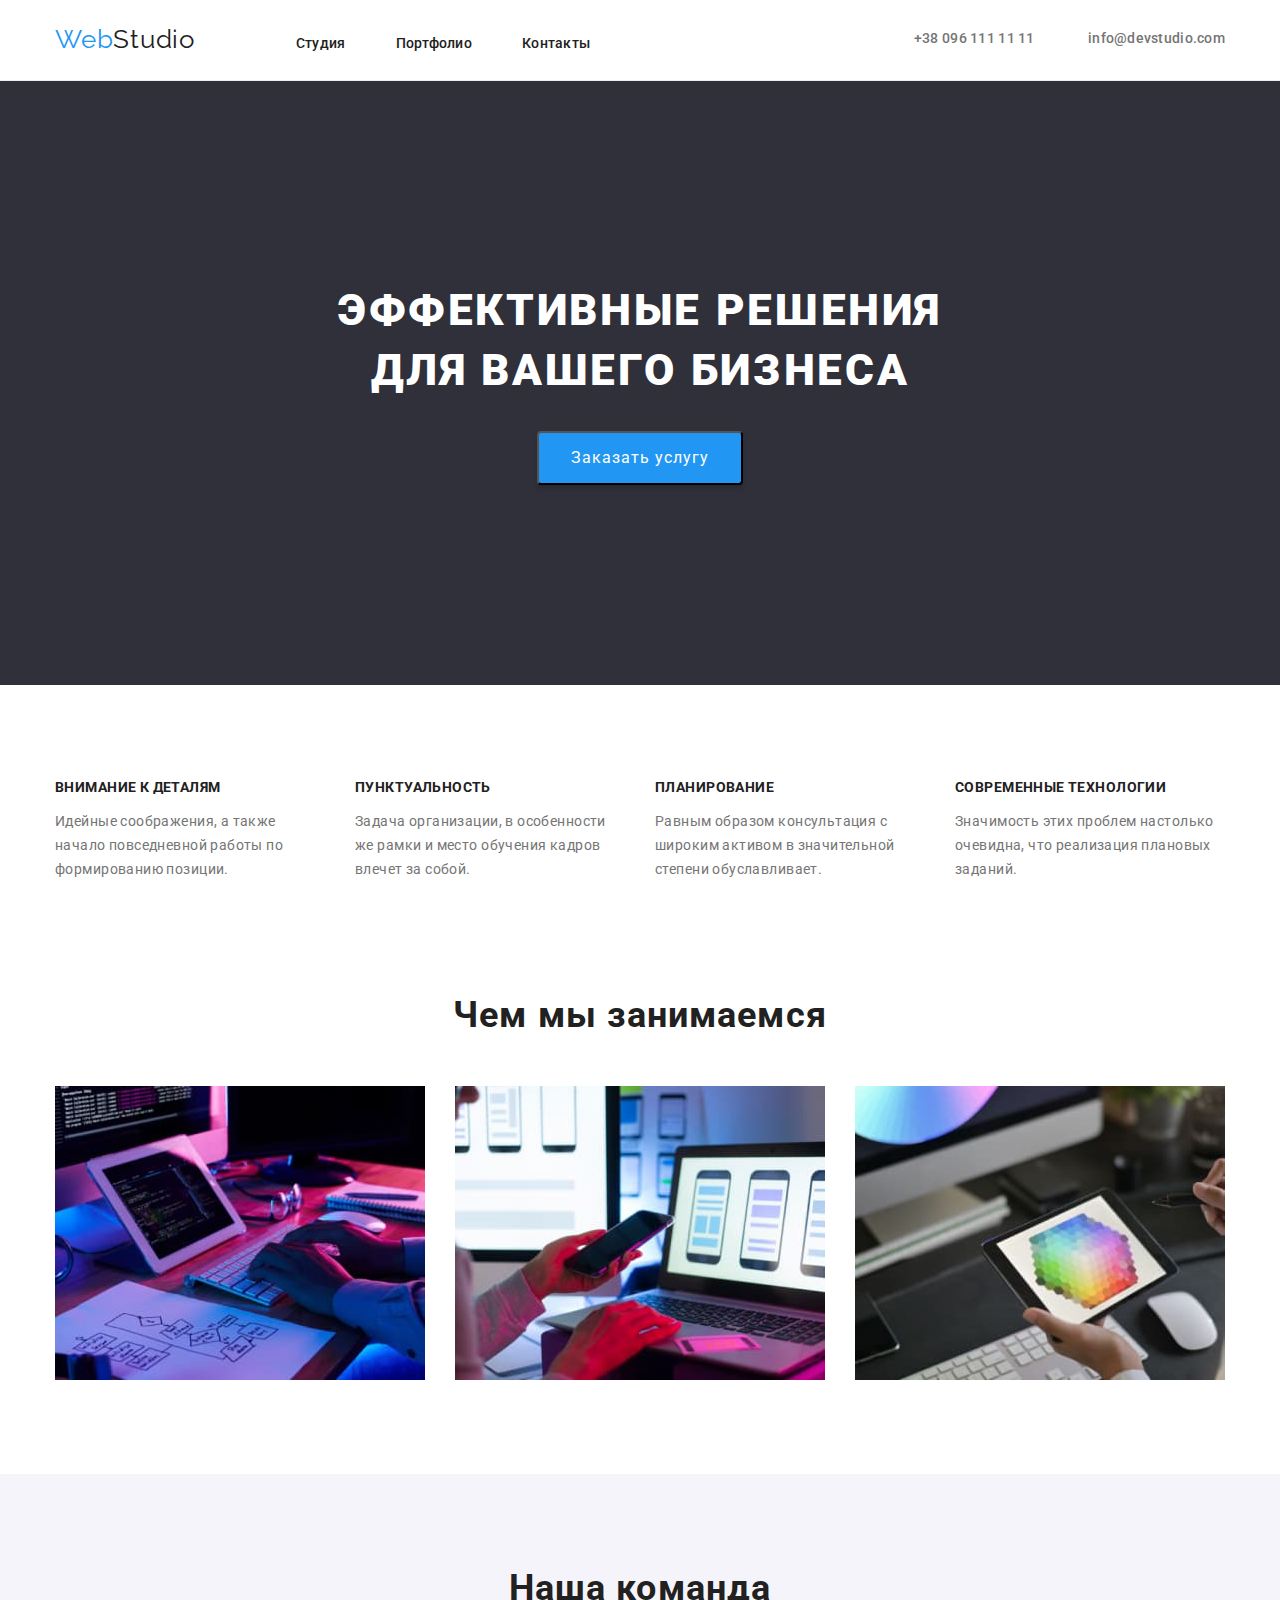
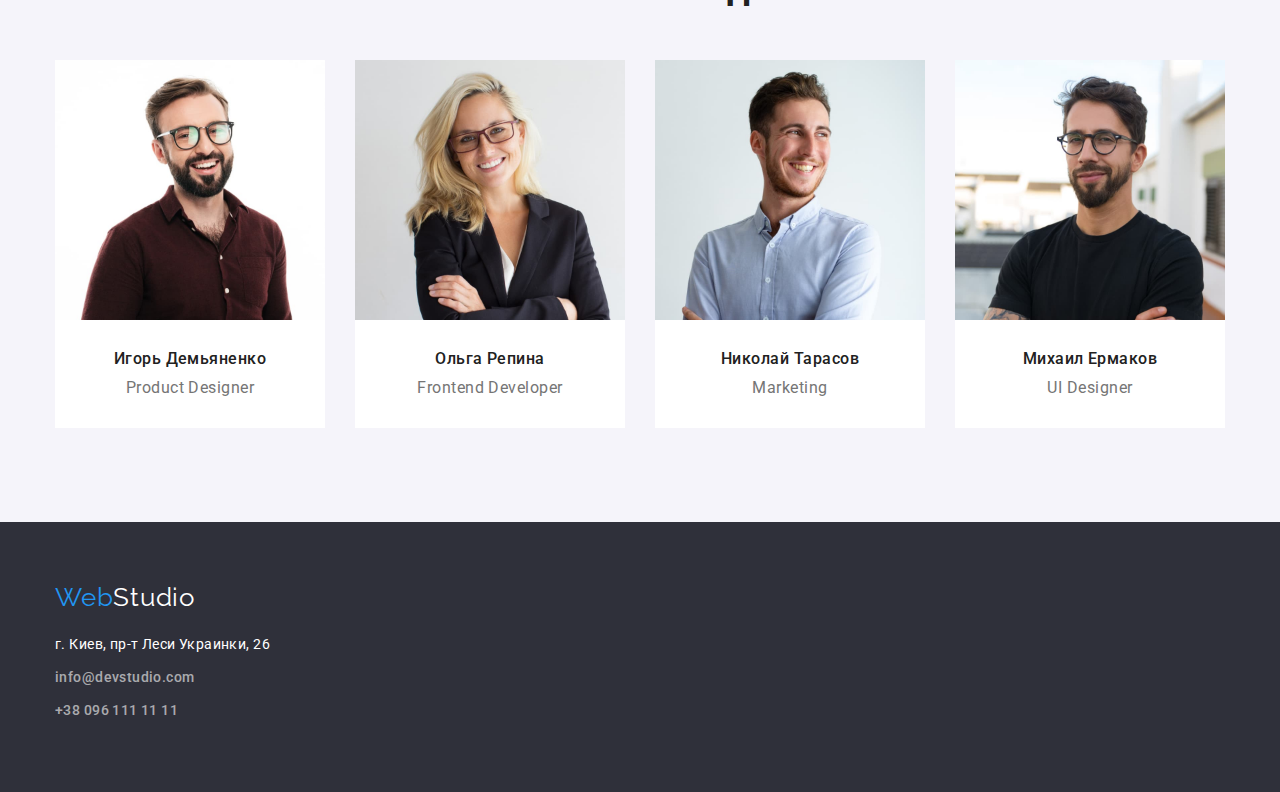
<file: index.html>
<!DOCTYPE html>
<html lang="ru">
  <head>
    <meta charset="UTF-8" />
    <meta http-equiv="X-UA-Compatible" content="IE=edge" />
    <meta name="viewport" content="width=device-width, initial-scale=1.0" />
    <title>WebStudio</title>
    <link
      rel="stylesheet"
      href="https://cdnjs.cloudflare.com/ajax/libs/modern-normalize/1.0.0/modern-normalize.min.css"
    />
    <link rel="preconnect" href="https://fonts.gstatic.com" />
    <link
      href="https://fonts.googleapis.com/css2?family=Raleway:wght@700&family=Roboto:wght@400;500;700;900&display=swap"
      rel="stylesheet"
    />
    <link rel="stylesheet" href="./css/styles.css" />
  </head>

  <body>
    <!--Верхняя линия страницы-->
    <header class="page-header">
      <div class="container">
        <nav class="nav">
          <a href="index.html" class="logo">
            <span class="logo-color">Web</span>Studio
          </a>
          <ul class="site-nav list">
            <li class="link-nav"><a class="link" href="">Студия</a></li>
            <li class="link-nav">
              <a class="link" href="./portfolio.html">Портфолио</a>
            </li>
            <li class="link-nav"><a class="link" href="">Контакты</a></li>
          </ul>
        </nav>
        <ul class="auth-nav list">
          <li class="link-auth">
            <a class="link" href="tel:+380961111111">+38 096 111 11 11</a>
          </li>
          <li class="link-auth">
            <a class="link" href="mailto:info@devstudio.com"
              >info@devstudio.com</a
            >
          </li>
        </ul>
      </div>
    </header>
    <main>
      <!--Шапка страницы-->
      <section class="section hero">
        <div class="container hero-content">
          <h1 class="hero-title">ЭФФЕКТИВНЫЕ РЕШЕНИЯ ДЛЯ ВАШЕГО БИЗНЕСА</h1>
          <button type="button" class="hero-btn button">Заказать услугу</button>
        </div>
      </section>

      <section class="section feutures">
        <div class="container">
          <!-- Заголовок в этой секция добавлен для понимания, при оформлении его не будет-->
          <h2 class="feutures-title">Наши особенности</h2>
          <ul class="list feutures-list">
            <li class="feutures-item">
              <h3 class="section-title">ВНИМАНИЕ К ДЕТАЛЯМ</h3>
              <p class="section-text">
                Идейные соображения, а также начало повседневной работы по
                формированию позиции.
              </p>
            </li>
            <li class="feutures-item">
              <h3 class="section-title">ПУНКТУАЛЬНОСТЬ</h3>
              <p class="section-text">
                Задача организации, в особенности же рамки и место обучения
                кадров влечет за собой.
              </p>
            </li>
            <li class="feutures-item">
              <h3 class="section-title">ПЛАНИРОВАНИЕ</h3>
              <p class="section-text">
                Равным образом консультация с широким активом в значительной
                степени обуславливает.
              </p>
            </li>
            <li class="feutures-item">
              <h3 class="section-title">СОВРЕМЕННЫЕ ТЕХНОЛОГИИ</h3>
              <p class="section-text">
                Значимость этих проблем настолько очевидна, что реализация
                плановых заданий.
              </p>
            </li>
          </ul>
        </div>
      </section>
      <!--Чем занимается студия-->
      <section class="section work">
        <div class="container">
          <h2 class="work-title">Чем мы занимаемся</h2>
          <ul class="list work-list">
            <li class="work-img">
              <img
                src="./images/boxes/box1.jpg"
                width="370"
                alt="Набор текста на клавиатуре"
              />
            </li>
            <li class="work-img">
              <img
                src="./images/boxes/box2.jpg"
                width="370"
                alt="Телефон в руках"
              />
            </li>
            <li class="work-img">
              <img
                src="./images/boxes/box3.jpg"
                width="370"
                alt="Планшет в руках"
              />
            </li>
          </ul>
        </div>
      </section>
      <section class="section team">
        <div class="container">
          <!--Команда-->
          <h2 class="team-section">Наша команда</h2>
          <ul class="team-list list">
            <li class="team-img">
              <img
                src="./images/team/ProductDesigner.jpg"
                width="270"
                alt="Игорь Демьяненко"
              />
              <div class="team-name">
                <h3 class="team-title">Игорь Демьяненко</h3>
                <p lang="en" class="team-text">Product Designer</p>
              </div>
            </li>
            <li class="team-img">
              <img
                src="./images/team/FrontendDeveloper.jpg"
                width="270"
                alt="Ольга Репина"
              />
              <div class="team-name">
                <h3 class="team-title">Ольга Репина</h3>
                <p lang="en" class="team-text">Frontend Developer</p>
              </div>
            </li>
            <li class="team-img">
              <img
                src="./images/team/Marketing.jpg"
                width="270"
                alt="Николай Тарасов"
              />
              <div class="team-name">
                <h3 class="team-title">Николай Тарасов</h3>
                <p lang="en" class="team-text">Marketing</p>
              </div>
            </li>
            <li class="team-img">
              <img
                src="./images/team/UIDesigner.jpg"
                width="270"
                alt="Михаил Ермаков"
              />
              <div class="team-name">
                <h3 class="team-title">Михаил Ермаков</h3>
                <p lang="en" class="team-text">UI Designer</p>
              </div>
            </li>
          </ul>
        </div>
      </section>
    </main>
    <!--Футер-->
    <footer class="section footer">
      <div class="container footer-contacts">
        <a href="./index.html" class="logo"
          ><span class="logo-color">Web</span>Studio
        </a>
        <address class="address">
          г. Киев, пр-т Леси Украинки, 26 <br />
          <ul class="auth-nav list">
            <li>
              <a class="link" href="mailto:info@devstudio.com"
                >info@devstudio.com</a
              >
            </li>
            <li>
              <a class="link" href="tel:+380961111111">+38 096 111 11 11</a>
            </li>
          </ul>
        </address>
      </div>
    </footer>
  </body>
</html>
</file>
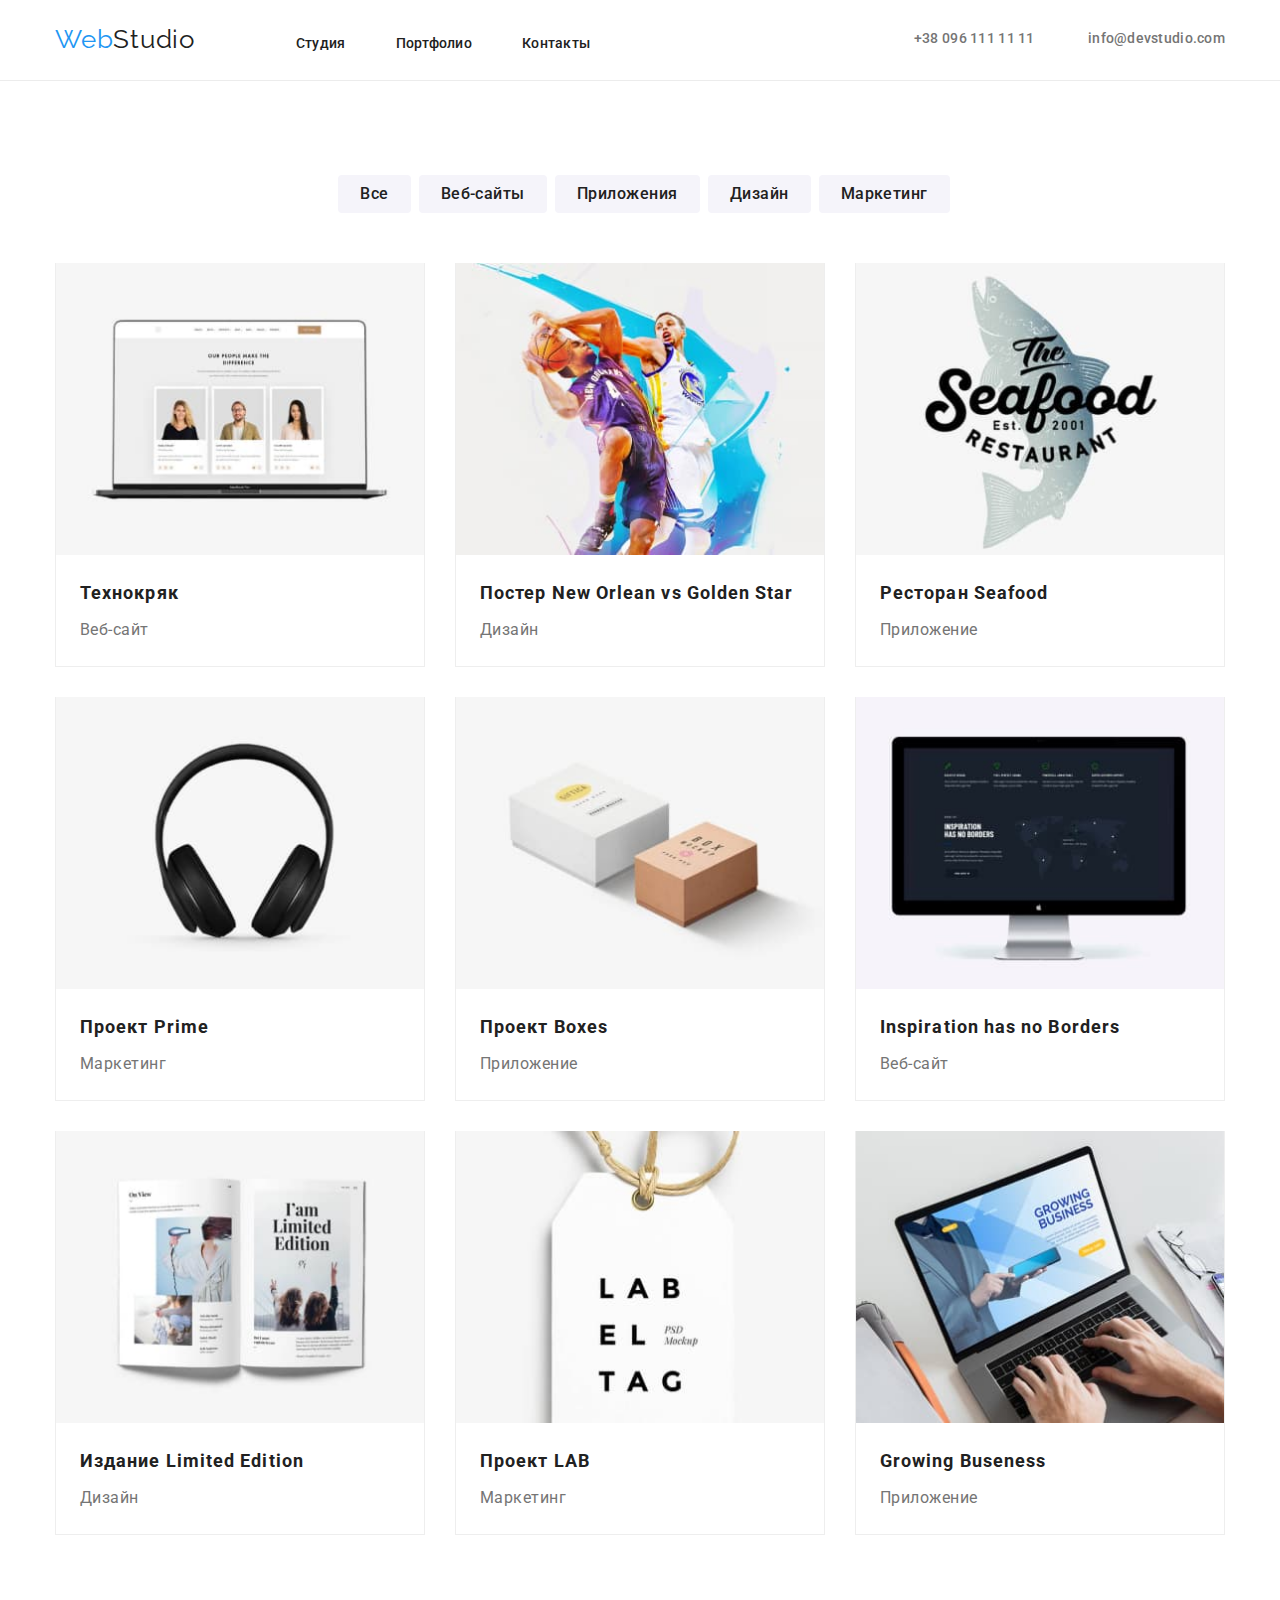
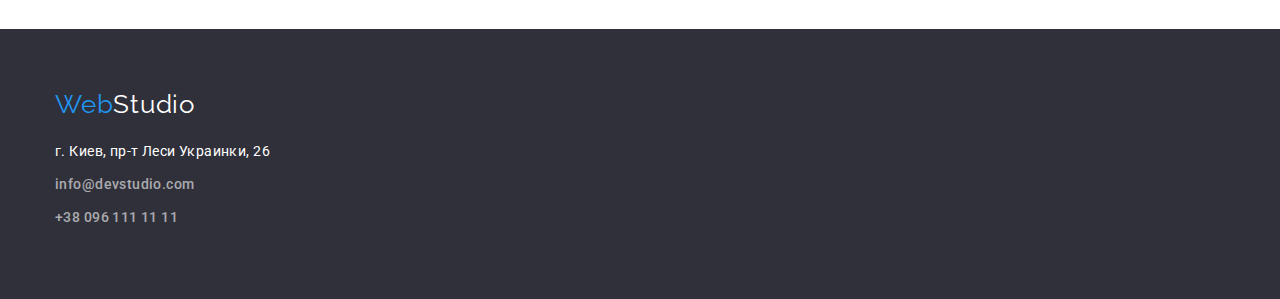
<file: portfolio.html>
<!DOCTYPE html>
<html lang="ru">
  <head>
    <meta charset="UTF-8" />
    <meta http-equiv="X-UA-Compatible" content="IE=edge" />
    <meta name="viewport" content="width=device-width, initial-scale=1.0" />
    <title>WebStudio</title>
    <link
      rel="stylesheet"
      href="https://cdnjs.cloudflare.com/ajax/libs/modern-normalize/1.0.0/modern-normalize.min.css"
    />
    <link rel="preconnect" href="https://fonts.gstatic.com" />
    <link
      href="https://fonts.googleapis.com/css2?family=Raleway:wght@700&family=Roboto:wght@400;500;700;900&display=swap"
      rel="stylesheet"
    />
    <link rel="stylesheet" href="./css/styles.css" />
  </head>
  <body>
    <!--Верхняя линия страницы-->
    <header class="page-header">
      <div class="container">
        <nav class="nav">
          <a href="index.html" class="logo">
            <span class="logo-color">Web</span>Studio
          </a>
          <ul class="site-nav list">
            <li class="link-nav">
              <a class="link" href="./index.html">Студия</a>
            </li>
            <li class="link-nav">
              <a class="link" href="./portfolio.html">Портфолио</a>
            </li>
            <li class="link-nav"><a class="link" href="">Контакты</a></li>
          </ul>
        </nav>
        <ul class="auth-nav list">
          <li class="link-auth">
            <a class="link" href="tel:+380961111111">+38 096 111 11 11</a>
          </li>
          <li class="link-auth">
            <a class="link" href="mailto:info@devstudio.com"
              >info@devstudio.com</a
            >
          </li>
        </ul>
      </div>
    </header>
    <!--Шапка страницы портфолио-->
    <main>
      <section class="section portfolio">
        <div class="container">
          <h1 class="our-works">Наши работы</h1>
          <nav>
            <ul class="button-nav list">
              <li class="btn-item">
                <button type="button" class="button">Все</button>
              </li>
              <li class="btn-item">
                <button type="button" class="button">Веб-сайты</button>
              </li>
              <li class="btn-item">
                <button type="button" class="button">Приложения</button>
              </li>
              <li class="btn-item">
                <button type="button" class="button">Дизайн</button>
              </li>
              <li class="btn-item">
                <button type="button" class="button">Маркетинг</button>
              </li>
            </ul>
          </nav>

          <!--Галерея работ-->
          <ul class="gallery-list list">
            <li class="gallery-item">
              <img
                src="./images/portfolio/website1.jpg"
                width="370"
                alt="Технокряк"
              />
              <div class="portfolio-list">
                <h2 class="section-title">Технокряк</h2>
                <p class="section-text">Веб-сайт</p>
              </div>
            </li>
            <li class="gallery-item">
              <img
                src="./images/portfolio/poster.jpg"
                width="370"
                alt="Постер"
              />
              <div class="portfolio-list">
                <h2 class="section-title">Постер New Orlean vs Golden Star</h2>
                <p class="section-text">Дизайн</p>
              </div>
            </li>
            <li class="gallery-item">
              <img
                src="./images/portfolio/reastaurant.jpg"
                width="370"
                alt="Ресторан"
              />
              <div class="portfolio-list">
                <h2 class="section-title">Ресторан Seafood</h2>
                <p class="section-text">Приложение</p>
              </div>
            </li>
            <li class="gallery-item">
              <img
                src="./images/portfolio/marketing.jpg"
                width="370"
                alt="Проект Prime"
              />
              <div class="portfolio-list">
                <h2 class="section-title">Проект Prime</h2>
                <p class="section-text">Маркетинг</p>
              </div>
            </li>
            <li class="gallery-item">
              <img
                src="./images/portfolio/boxes.jpg"
                width="370"
                alt="Проект Boxes"
              />
              <div class="portfolio-list">
                <h2 class="section-title">Проект Boxes</h2>
                <p class="section-text">Приложение</p>
              </div>
            </li>
            <li class="gallery-item">
              <img
                src="./images/portfolio/website2.jpg"
                width="370"
                alt="Inspiration has no Borders"
              />
              <div class="portfolio-list">
                <h2 class="section-title">Inspiration has no Borders</h2>
                <p class="section-text">Веб-сайт</p>
              </div>
            </li>
            <li class="gallery-item">
              <img
                src="./images/portfolio/magazine.jpg"
                width="370"
                alt="Издание Limited Edition"
              />
              <div class="portfolio-list">
                <h2 class="section-title">Издание Limited Edition</h2>
                <p class="section-text">Дизайн</p>
              </div>
            </li>
            <li class="gallery-item">
              <img
                src="./images/portfolio/lab.jpg"
                width="370"
                alt="Проект LAB"
              />
              <div class="portfolio-list">
                <h2 class="section-title">Проект LAB</h2>
                <p class="section-text">Маркетинг</p>
              </div>
            </li>
            <li class="gallery-item">
              <img
                src="./images/portfolio/business.jpg"
                width="370"
                alt="Growing Buseness"
              />
              <div class="portfolio-list">
                <h2 class="section-title">Growing Buseness</h2>
                <p class="section-text">Приложение</p>
              </div>
            </li>
          </ul>
        </div>
      </section>
    </main>

    <!--Футер-->
    <footer class="footer">
      <div class="container">
        <a href="./index.html" class="logo"
          ><span class="logo-color">Web</span>Studio
        </a>
        <address class="address">
          г. Киев, пр-т Леси Украинки, 26 <br />
          <ul class="auth-nav list">
            <li>
              <a class="link" href="mailto:info@devstudio.com"
                >info@devstudio.com</a
              >
            </li>
            <li>
              <a class="link" href="tel:+380961111111">+38 096 111 11 11</a>
            </li>
          </ul>
        </address>
      </div>
    </footer>
  </body>
</html>
</file>
<file: css/styles.css>
:root {
  --main-text-color: #212121;
  --title-color: #212121;
  --accent-color: #2196f3;
  --alt-text-color: #757575;
  --alt-title-color: #ffffff;
  --dark-bg: #2f303a;
  --team-bg: #f5f4fa;
  --second-bg: #e5e5e5;

  --main-font: 'Roboto', sans-serif;
  --title-font: 'Raleway', sans-serif;
}
html {
  box-sizing: border-box;
  background-color: var(--alt-title-color);
}

*,
*::before *::after {
  box-sizing: inherit;
}
body {
  font-family: var(--main-font);
  font-size: 14px;
  line-height: 1.14;
  letter-spacing: 0.02em;
  color: var(--main-text-color);
  background-color: var(--alt-title-color);
}

h1,
h2,
h3,
p {
  margin-top: 0;
}

p {
  margin-bottom: 20px;
}
img {
  display: block;
  max-width: 100%;
  height: auto;
}
.list {
  margin: 0;
  padding-left: 0;
  list-style: none;
}
.container {
  max-width: 1200px;
  padding-left: 15px;
  padding-right: 15px;
  margin-left: auto;
  margin-right: auto;
}

.logo {
  margin-right: 93px;
  color: var(--title-color);
  font-family: var(--title-font);
  font-size: 26px;
  line-height: 1.19;
  letter-spacing: 0.03em;
  text-decoration: none;
}
.logo-color {
  color: var(--accent-color);
}
.visually-hidden {
  position: absolute !important;
  clip: rect(1px 1px 1px 1px);
  clip: rect(1px, 1px, 1px, 1px);
  padding: 0 !important;
  border: 0 !important;
  height: 1px !important;
  width: 1px !important;
  overflow: hidden;
}
.page-header {
  padding-top: 24px;
  padding-bottom: 25px;
  margin-left: auto;
  margin-right: auto;
  background-color: var(--alt-title-color);
  border-bottom: 1px solid #ececec;
}
.page-header .container {
  display: flex;
  align-items: center;
  justify-content: space-between;
}
.site-nav {
  display: inline-flex;
}
.link-nav:not(:last-child) {
  margin-right: 50px;
}

.site-nav .link {
  font-family: var(--main-font);
  font-weight: 500;
  font-size: 14px;
  line-height: 1.14;
  letter-spacing: 0.02em;
  color: var(--title-color);
}
.link {
  display: block;
  color: inherit;
  text-decoration: none;
}
.site-nav .link:hover,
.site-nav .link:focus {
  color: var(--accent-color);
}
.auth-nav .link {
  font-family: var(--main-font);
  font-weight: 500;
  font-size: 14px;
  line-height: 1.14;
  letter-spacing: 0.02em;
  color: var(--alt-text-color);
}
.auth-nav .link:hover,
.auth-nav .link:focus {
  color: var(--accent-color);
}
.auth-nav .link-auth {
  display: inline-block;
}
.link-auth:not(:last-child) {
  margin-right: 50px;
}

h1,
h2,
h3,
p {
  margin-top: 0;
}
.hero {
  margin-left: auto;
  margin-right: auto;
  background-color: var(--dark-bg);
  text-align: center;
  padding-top: 200px;
  padding-bottom: 200px;
}

.hero .hero-title {
  margin-left: auto;
  margin-right: auto;
  margin-bottom: 0;
  font-family: var(--main-font);
  font-weight: 900;
  max-width: 696px;
  font-size: 44px;
  line-height: 1.36;
  text-align: center;
  letter-spacing: 0.06em;
  text-transform: uppercase;
  color: var(--alt-title-color);
}

.hero .button {
  display: inline-block;
  text-align: center;
  padding: 10px 32px;
  margin-top: 30px;
  box-shadow: 0px 4px 4px rgba(0, 0, 0, 0.15);
  border-radius: 4px;
  font-family: var(--main-font);
  font-size: 16px;
  line-height: 1.87;
  letter-spacing: 0.06em;
  color: var(--alt-title-color);
  background-color: var(--accent-color);
  cursor: pointer;
}
.portfolio {
  margin-left: auto;
  margin-right: auto;
  padding-top: 94px;
  padding-bottom: 94px;
}

.button-nav button {
  padding: 6px 22px;
  border-radius: 4px;
  font-family: var(--main-font);
  font-weight: 500;
  font-size: 16px;
  line-height: 1.62;
  letter-spacing: 0.03em;
  color: var(--title-color);
  background-color: var(--team-bg);
  cursor: pointer;
  border: none;
}
.button-nav button:hover,
.button-nav button:focus,
.button-nav button:active {
  color: var(--alt-title-color);
  background-color: var(--accent-color);
}
.gallery-list .section-title {
  font-family: var(--main-font);
  font-size: 18px;
  line-height: 2;
  letter-spacing: 0.06em;
  color: var(--title-color);
  margin-bottom: 4px;
}
.gallery-list .section-text {
  font-family: var(--main-font);
  font-size: 16px;
  line-height: 1.87;
  letter-spacing: 0.03em;
  color: var(--alt-text-color);
  margin-bottom: 0px;
}
.feutures-title {
  font-size: 0;
  margin: 0;
  color: var(--second-bg);
}

.feutures-item .section-title {
  font-family: var(--main-font);
  font-size: 14px;
  font-weight: bold;
  line-height: 16px;
  letter-spacing: 0.03em;
  text-transform: uppercase;
  color: var(--title-color);
}
.feutures-list .section-text {
  font-family: var(--main-font);
  font-size: 14px;
  line-height: 24px;
  letter-spacing: 0.03em;
  color: var(--alt-text-color);
}

.work-img {
  padding-top: 0;
  margin-right: 30px;
}
.work-img:last-child {
  margin-right: 0px;
}
.team {
  margin-left: auto;
  margin-right: auto;
  padding-top: 94px;
  padding-bottom: 94px;
  background-color: var(--team-bg);
}

.team-list {
  display: flex;
  flex-wrap: wrap;
  margin-left: -30px;
}
.feutures {
  padding-top: 94px;
  padding-bottom: 94px;
}
.work {
  padding-bottom: 94px;
}

.work-list {
  flex-basis: calc(100% / 3 - 30px);
  display: flex;
  flex-wrap: wrap;
}

.feutures-list {
  flex-basis: calc((100% - 4 * 30px) / 4);
  display: flex;
}
.feutures-item {
  display: flex;
  flex-wrap: wrap;
  width: 270px;
}
.feutures-item:not(:last-child) {
  margin-right: 30px;
}

.gallery-list {
  display: flex;
  flex-wrap: wrap;
  flex-basis: calc((100% - 4 * 30px) / 4);
  margin-left: -30px;
  margin-top: -30px;
}

.button-nav {
  display: flex;
  justify-content: center;
  margin-bottom: 50px;
}
.team-section,
.work-title {
  margin-bottom: 50px;
  text-align: center;
  font-family: var(--main-font);
  font-size: 36px;
  line-height: 1.16;
  letter-spacing: 0.03em;
  color: var(--title-color);
}
.team-img {
  flex-basis: calc((100% - 4 * 30px) / 4);
  margin-left: 30px;
}

.gallery-item {
  position: relative;
  min-height: 404px;
  flex-basis: calc(100% / 3 - 30px);
  margin-top: 30px;
  margin-left: 30px;
  border-bottom: 1px solid #eeeeee;
  border-left: 1px solid #eeeeee;
  border-right: 1px solid #eeeeee;
  background-color: var(--alt-title-color);
}
.portfolio-list {
  padding: 20px 24px;
}
.team-name {
  padding-top: 30px;
  padding-bottom: 30px;
  background-color: var(--alt-title-color);
}
.our-works {
  font-size: 0;
  margin: 0;
  color: var(--second-bg);
}
.btn-item {
  margin-left: 8px;
}
.team-list .team-title {
  padding-bottom: 10px;
  text-align: center;
  font-family: var(--main-font);
  font-weight: 500;
  font-size: 16px;
  line-height: 1.18;
  letter-spacing: 0.03em;
  color: var(--title-color);
}
.team-list .team-text {
  text-align: center;
  font-family: Roboto;
  font-size: 16px;
  line-height: 1.18;
  letter-spacing: 0.03em;
  color: var(--alt-text-color);
}
.team-title,
.team-text {
  margin: 0;
  background-color: var(--alt-title-color);
}
.footer {
  margin-left: auto;
  margin-right: auto;
  background-color: var(--dark-bg);
  padding-top: 60px;
  padding-bottom: 60px;
}
.footer .logo {
  color: var(--alt-title-color);
  font-family: var(--title-font);
  font-size: 26px;
  line-height: 1.19;
  letter-spacing: 0.03em;
  text-decoration: none;
}
.footer .address {
  font-family: var(--main-font);
  font-size: 14px;
  line-height: 1.71;
  letter-spacing: 0.03em;

  color: var(--alt-title-color);
}
.footer .link {
  margin-top: 9px;
  margin-bottom: 9px;
  font-family: var(--main-font);
  font-size: 14px;
  line-height: 1.71;
  letter-spacing: 0.03em;
  color: rgba(255, 255, 255, 0.6);
}
.footer-contacts {
  display: block;
}
.address {
  font-style: inherit;
  margin-top: 20px;
  margin-bottom: 9px;
}
</file>
